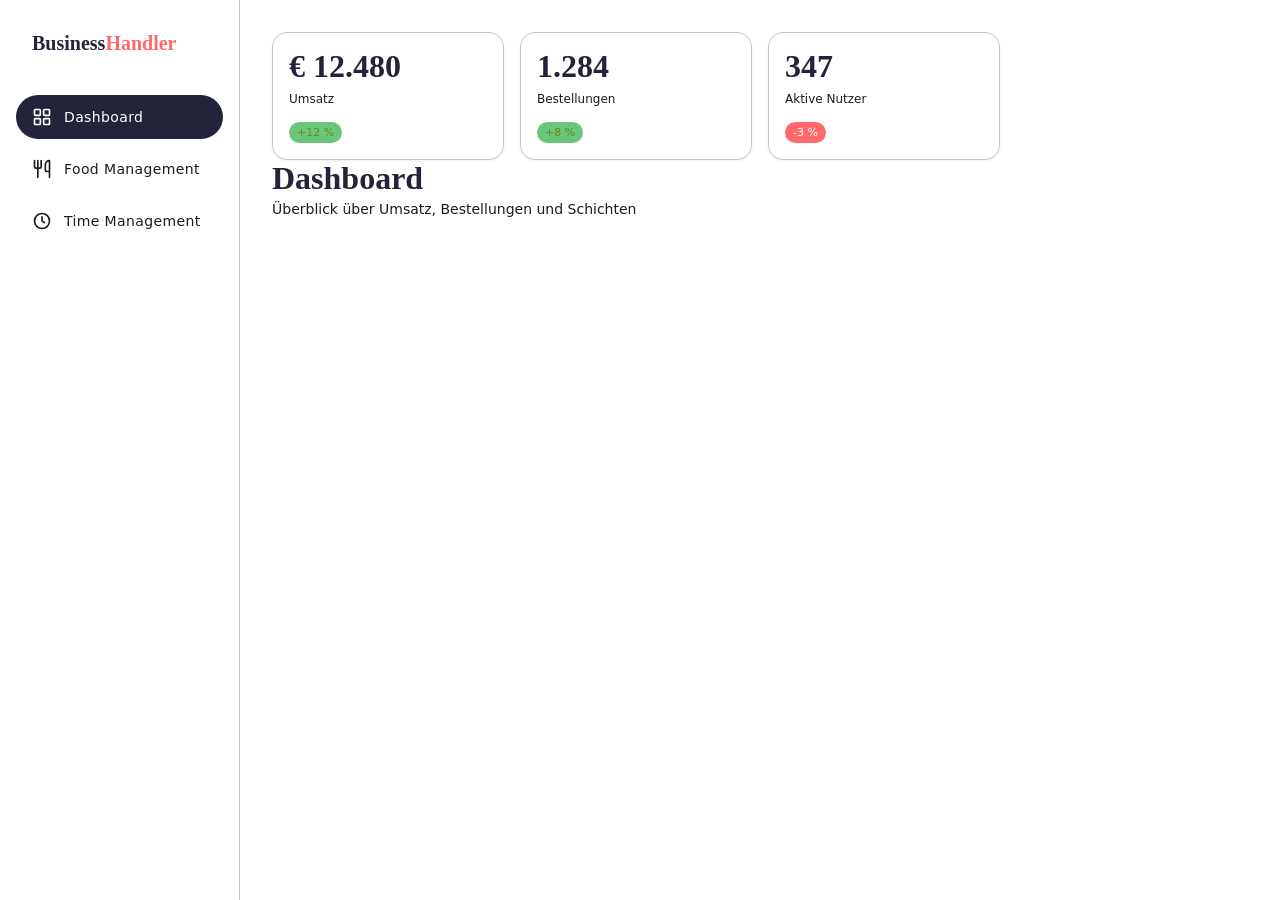
<file: index.html>
<!DOCTYPE html>
<html lang="de">
<head>
  <meta charset="UTF-8">
  <meta name="viewport" content="width=device-width, initial-scale=1.0">
  <title>Dashboard — BusinessHandler</title>
  <link rel="stylesheet" href="css/base.css">
  <link rel="stylesheet" href="css/dashboard.css">
</head>
<body>
  <div class="app-shell">

    <aside class="side-nav">
      <div class="brand">Business<span class="brand-accent">Handler</span></div>
      <a class="nav-item is-active" href="index.html">
        <svg width="20" height="20" viewBox="0 0 24 24" fill="none" stroke="currentColor" stroke-width="2" stroke-linecap="round" stroke-linejoin="round" aria-hidden="true"><rect x="3" y="3" width="7" height="7" rx="1"/><rect x="14" y="3" width="7" height="7" rx="1"/><rect x="3" y="14" width="7" height="7" rx="1"/><rect x="14" y="14" width="7" height="7" rx="1"/></svg>
        Dashboard
      </a>
      <a class="nav-item" href="food.html">
        <svg width="20" height="20" viewBox="0 0 24 24" fill="none" stroke="currentColor" stroke-width="2" stroke-linecap="round" stroke-linejoin="round" aria-hidden="true"><path d="M3 2v7c0 1.1.9 2 2 2h4a2 2 0 0 0 2-2V2"/><path d="M7 2v20"/><path d="M21 15V2a5 5 0 0 0-5 5v6c0 1.1.9 2 2 2h3Zm0 0v7"/></svg>
        Food Management
      </a>
      <a class="nav-item" href="time.html">
        <svg width="20" height="20" viewBox="0 0 24 24" fill="none" stroke="currentColor" stroke-width="2" stroke-linecap="round" stroke-linejoin="round" aria-hidden="true"><circle cx="12" cy="12" r="9"/><path d="M12 7v5l3 2"/></svg>
        Time Management
      </a>
    </aside>

    <div class="main">
      <main class="content">
        <section class="kpi-grid" id="kpi-section" aria-label="Kernkennzahlen"></section>
      </main>
    </div>

    <nav class="bottom-nav" aria-label="Navigation">
      <a class="nav-item is-active" href="index.html">
        <svg width="20" height="20" viewBox="0 0 24 24" fill="none" stroke="currentColor" stroke-width="2" stroke-linecap="round" stroke-linejoin="round" aria-hidden="true"><rect x="3" y="3" width="7" height="7" rx="1"/><rect x="14" y="3" width="7" height="7" rx="1"/><rect x="3" y="14" width="7" height="7" rx="1"/><rect x="14" y="14" width="7" height="7" rx="1"/></svg>
        Dashboard
      </a>
      <a class="nav-item" href="food.html">
        <svg width="20" height="20" viewBox="0 0 24 24" fill="none" stroke="currentColor" stroke-width="2" stroke-linecap="round" stroke-linejoin="round" aria-hidden="true"><path d="M3 2v7c0 1.1.9 2 2 2h4a2 2 0 0 0 2-2V2"/><path d="M7 2v20"/><path d="M21 15V2a5 5 0 0 0-5 5v6c0 1.1.9 2 2 2h3Zm0 0v7"/></svg>
        Food Management
      </a>
      <a class="nav-item" href="time.html">
        <svg width="20" height="20" viewBox="0 0 24 24" fill="none" stroke="currentColor" stroke-width="2" stroke-linecap="round" stroke-linejoin="round" aria-hidden="true"><circle cx="12" cy="12" r="9"/><path d="M12 7v5l3 2"/></svg>
        Time Management
      </a>
    </nav>

  </div>

  <script src="js/dashboard.js"></script>
</body>
</html>
</file>
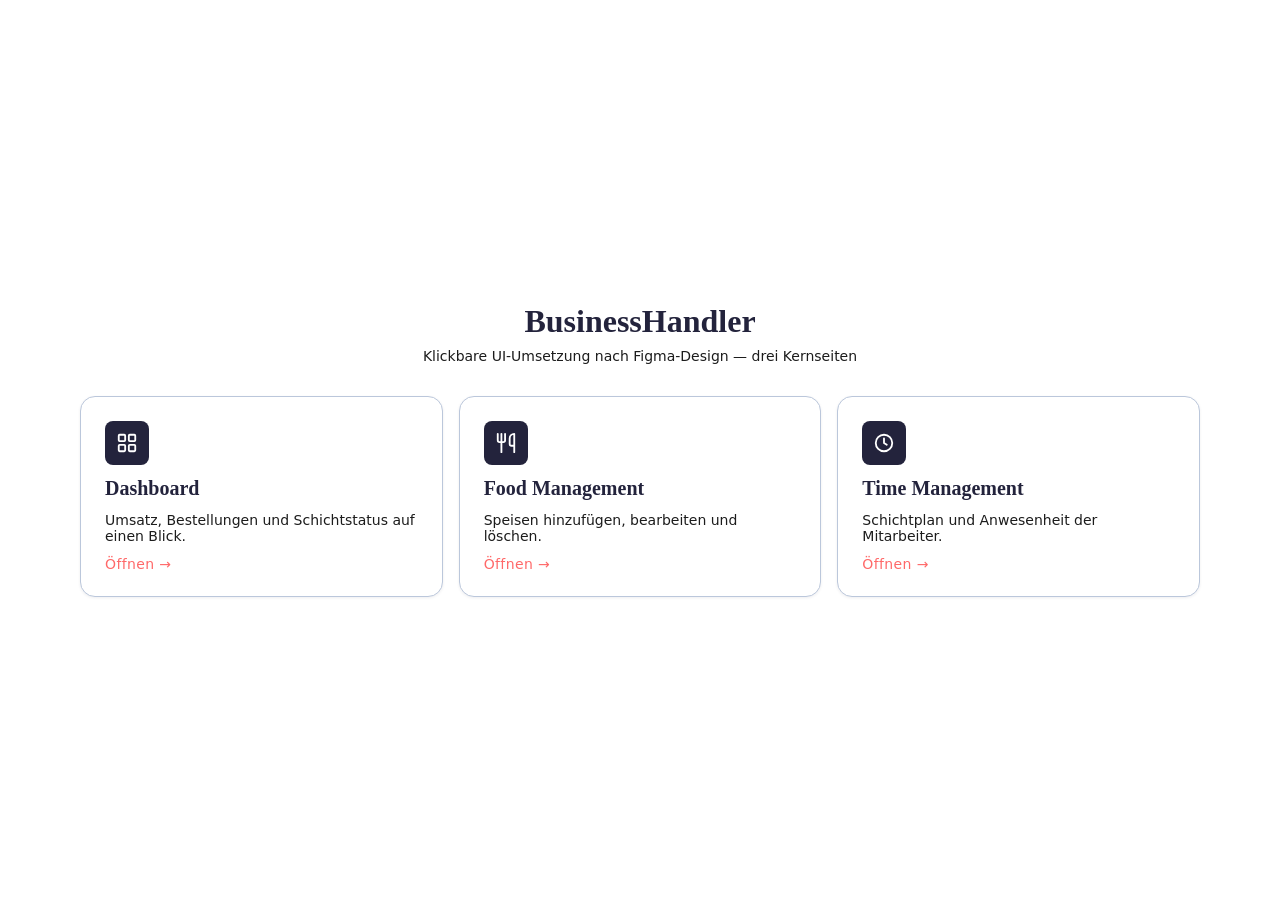
<file: design/mockups/index.html>
<!DOCTYPE html>
<html lang="de">
<head>
  <meta charset="UTF-8">
  <meta name="viewport" content="width=device-width, initial-scale=1.0">
  <title>BusinessHandler — UI-Mockups</title>
  <link rel="stylesheet" href="styles.css">
</head>
<body>
  <main class="launcher" data-od-id="launcher">
    <header class="launcher-header" data-od-id="launcher-header">
      <h1 class="launcher-title">BusinessHandler</h1>
      <p class="launcher-subtitle">Klickbare UI-Umsetzung nach Figma-Design — drei Kernseiten</p>
    </header>

    <nav class="screen-grid" aria-label="Screens">
      <a class="screen-card" href="dashboard.html" data-od-id="screen-card-dashboard">
        <span class="screen-icon" aria-hidden="true">
          <svg width="22" height="22" viewBox="0 0 24 24" fill="none" stroke="currentColor" stroke-width="2" stroke-linecap="round" stroke-linejoin="round"><rect x="3" y="3" width="7" height="7" rx="1"/><rect x="14" y="3" width="7" height="7" rx="1"/><rect x="3" y="14" width="7" height="7" rx="1"/><rect x="14" y="14" width="7" height="7" rx="1"/></svg>
        </span>
        <span class="screen-title">Dashboard</span>
        <span class="screen-desc">Umsatz, Bestellungen und Schichtstatus auf einen Blick.</span>
        <span class="screen-link">Öffnen →</span>
      </a>

      <a class="screen-card" href="food-management.html" data-od-id="screen-card-food">
        <span class="screen-icon" aria-hidden="true">
          <svg width="22" height="22" viewBox="0 0 24 24" fill="none" stroke="currentColor" stroke-width="2" stroke-linecap="round" stroke-linejoin="round"><path d="M3 2v7c0 1.1.9 2 2 2h4a2 2 0 0 0 2-2V2"/><path d="M7 2v20"/><path d="M21 15V2a5 5 0 0 0-5 5v6c0 1.1.9 2 2 2h3Zm0 0v7"/></svg>
        </span>
        <span class="screen-title">Food Management</span>
        <span class="screen-desc">Speisen hinzufügen, bearbeiten und löschen.</span>
        <span class="screen-link">Öffnen →</span>
      </a>

      <a class="screen-card" href="time-management.html" data-od-id="screen-card-time">
        <span class="screen-icon" aria-hidden="true">
          <svg width="22" height="22" viewBox="0 0 24 24" fill="none" stroke="currentColor" stroke-width="2" stroke-linecap="round" stroke-linejoin="round"><circle cx="12" cy="12" r="9"/><path d="M12 7v5l3 2"/></svg>
        </span>
        <span class="screen-title">Time Management</span>
        <span class="screen-desc">Schichtplan und Anwesenheit der Mitarbeiter.</span>
        <span class="screen-link">Öffnen →</span>
      </a>
    </nav>
  </main>
</body>
</html>
</file>
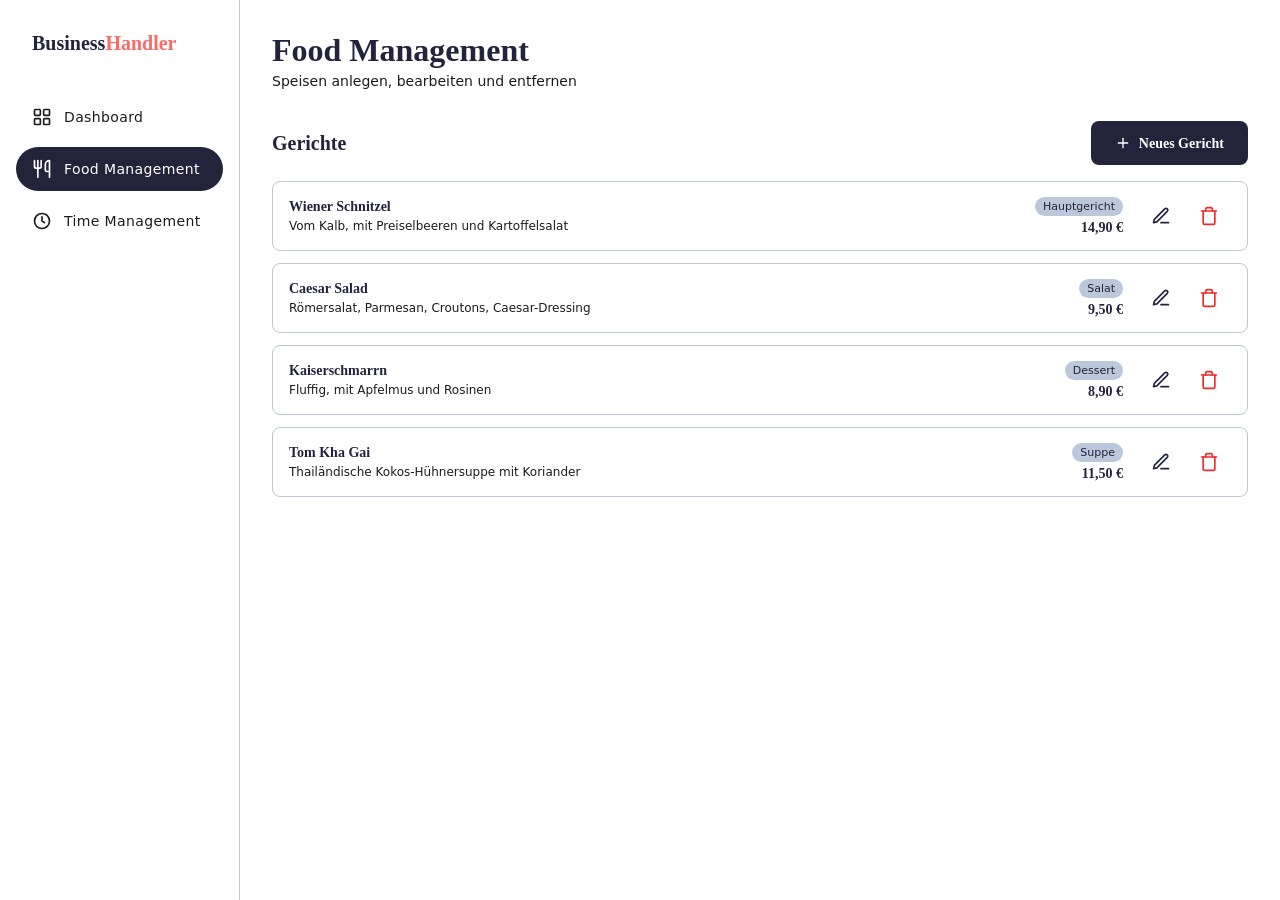
<file: food.html>
<!DOCTYPE html>
<html lang="de">
<head>
  <meta charset="UTF-8">
  <meta name="viewport" content="width=device-width, initial-scale=1.0">
  <title>Food Management — BusinessHandler</title>
  <link rel="stylesheet" href="css/base.css">
  <link rel="stylesheet" href="css/food.css">
</head>
<body>
  <div class="app-shell">

    <aside class="side-nav">
      <div class="brand">Business<span class="brand-accent">Handler</span></div>
      <a class="nav-item" href="index.html">
        <svg width="20" height="20" viewBox="0 0 24 24" fill="none" stroke="currentColor" stroke-width="2" stroke-linecap="round" stroke-linejoin="round" aria-hidden="true"><rect x="3" y="3" width="7" height="7" rx="1"/><rect x="14" y="3" width="7" height="7" rx="1"/><rect x="3" y="14" width="7" height="7" rx="1"/><rect x="14" y="14" width="7" height="7" rx="1"/></svg>
        Dashboard
      </a>
      <a class="nav-item is-active" href="food.html">
        <svg width="20" height="20" viewBox="0 0 24 24" fill="none" stroke="currentColor" stroke-width="2" stroke-linecap="round" stroke-linejoin="round" aria-hidden="true"><path d="M3 2v7c0 1.1.9 2 2 2h4a2 2 0 0 0 2-2V2"/><path d="M7 2v20"/><path d="M21 15V2a5 5 0 0 0-5 5v6c0 1.1.9 2 2 2h3Zm0 0v7"/></svg>
        Food Management
      </a>
      <a class="nav-item" href="time.html">
        <svg width="20" height="20" viewBox="0 0 24 24" fill="none" stroke="currentColor" stroke-width="2" stroke-linecap="round" stroke-linejoin="round" aria-hidden="true"><circle cx="12" cy="12" r="9"/><path d="M12 7v5l3 2"/></svg>
        Time Management
      </a>
    </aside>

    <div class="main">
      <main class="content">
        <section class="food-panel" aria-label="Gerichteliste">
          <div class="food-toolbar">
            <h2 class="food-section-title">Gerichte</h2>
            <button type="button" class="btn btn-primary" id="add-food-btn">
              <svg width="16" height="16" viewBox="0 0 24 24" fill="none" stroke="currentColor" stroke-width="2" stroke-linecap="round" stroke-linejoin="round" aria-hidden="true"><path d="M12 5v14"/><path d="M5 12h14"/></svg>
              Neues Gericht
            </button>
          </div>
          <ul class="food-list" id="food-list"></ul>
          <p class="food-empty" id="food-empty" hidden>Noch keine Gerichte angelegt.</p>
        </section>
      </main>
    </div>

    <nav class="bottom-nav" aria-label="Navigation">
      <a class="nav-item" href="index.html">
        <svg width="20" height="20" viewBox="0 0 24 24" fill="none" stroke="currentColor" stroke-width="2" stroke-linecap="round" stroke-linejoin="round" aria-hidden="true"><rect x="3" y="3" width="7" height="7" rx="1"/><rect x="14" y="3" width="7" height="7" rx="1"/><rect x="3" y="14" width="7" height="7" rx="1"/><rect x="14" y="14" width="7" height="7" rx="1"/></svg>
        Dashboard
      </a>
      <a class="nav-item is-active" href="food.html">
        <svg width="20" height="20" viewBox="0 0 24 24" fill="none" stroke="currentColor" stroke-width="2" stroke-linecap="round" stroke-linejoin="round" aria-hidden="true"><path d="M3 2v7c0 1.1.9 2 2 2h4a2 2 0 0 0 2-2V2"/><path d="M7 2v20"/><path d="M21 15V2a5 5 0 0 0-5 5v6c0 1.1.9 2 2 2h3Zm0 0v7"/></svg>
        Food Management
      </a>
      <a class="nav-item" href="time.html">
        <svg width="20" height="20" viewBox="0 0 24 24" fill="none" stroke="currentColor" stroke-width="2" stroke-linecap="round" stroke-linejoin="round" aria-hidden="true"><circle cx="12" cy="12" r="9"/><path d="M12 7v5l3 2"/></svg>
        Time Management
      </a>
    </nav>

    <div class="modal-overlay" id="food-modal" hidden>
      <div class="modal" role="dialog" aria-modal="true" aria-labelledby="food-modal-title">
        <h2 class="modal-title" id="food-modal-title">Neues Gericht</h2>
        <form id="food-form" novalidate>
          <input type="hidden" id="food-id">
          <div class="field">
            <label class="field-label" for="food-name">Name</label>
            <input class="input" id="food-name" type="text" required autocomplete="off">
          </div>
          <div class="field">
            <label class="field-label" for="food-price">Preis (€)</label>
            <input class="input" id="food-price" type="number" step="0.10" min="0" required inputmode="decimal">
          </div>
          <div class="field">
            <label class="field-label" for="food-category">Kategorie</label>
            <input class="input" id="food-category" type="text" required autocomplete="off">
          </div>
          <div class="field">
            <label class="field-label" for="food-description">Beschreibung</label>
            <textarea class="input" id="food-description" rows="3"></textarea>
          </div>
          <div class="modal-actions">
            <button type="button" class="btn btn-ghost" id="cancel-food-btn">Abbrechen</button>
            <button type="submit" class="btn btn-primary" id="save-food-btn">Speichern</button>
          </div>
        </form>
      </div>
    </div>

  </div>

  <script src="js/food.js"></script>
</body>
</html>
</file>
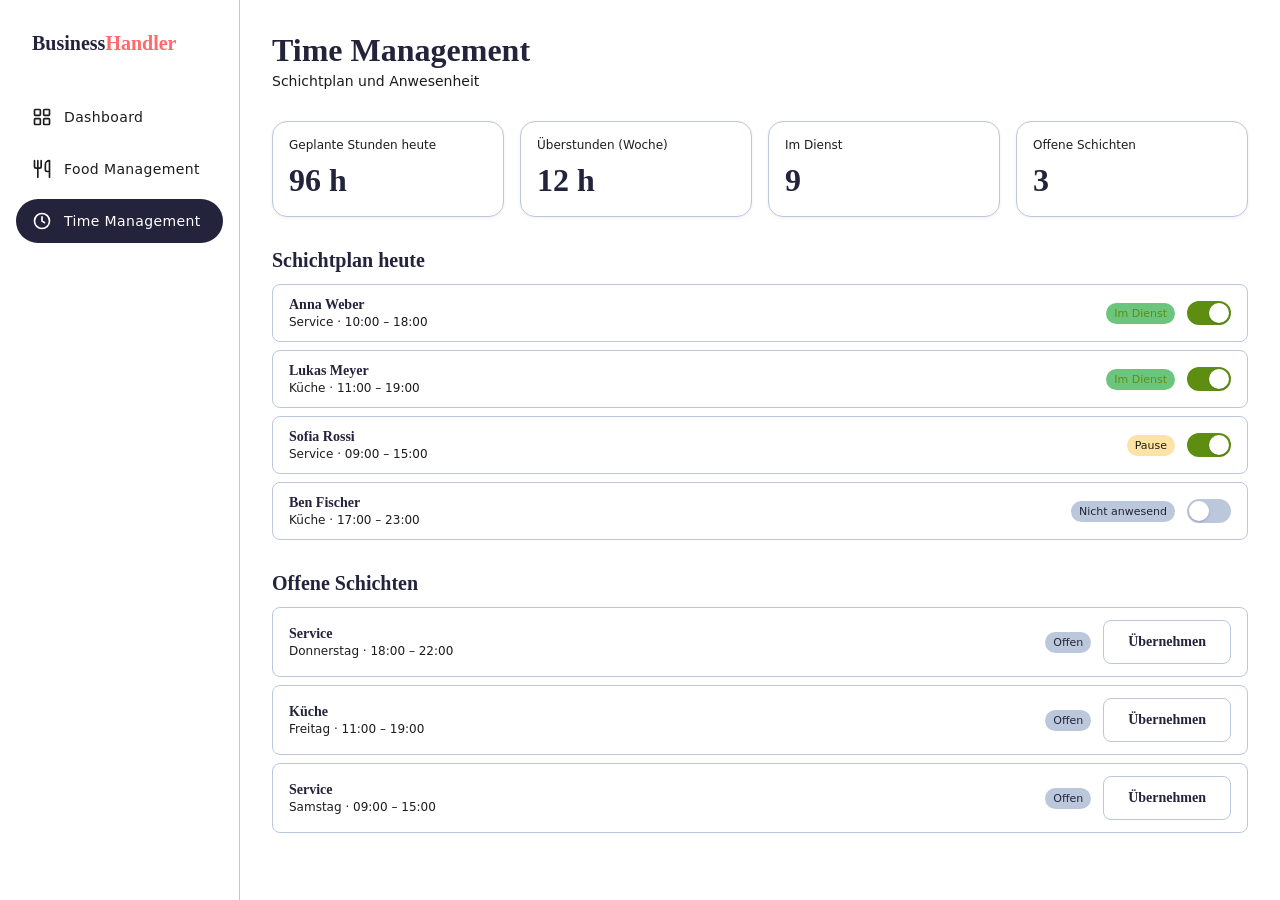
<file: time.html>
<!DOCTYPE html>
<html lang="de">
<head>
  <meta charset="UTF-8">
  <meta name="viewport" content="width=device-width, initial-scale=1.0">
  <title>Time Management — BusinessHandler</title>
  <link rel="stylesheet" href="css/base.css">
  <link rel="stylesheet" href="css/time.css">
</head>
<body>
  <div class="app-shell">

    <aside class="side-nav">
      <div class="brand">Business<span class="brand-accent">Handler</span></div>
      <a class="nav-item" href="index.html">
        <svg width="20" height="20" viewBox="0 0 24 24" fill="none" stroke="currentColor" stroke-width="2" stroke-linecap="round" stroke-linejoin="round" aria-hidden="true"><rect x="3" y="3" width="7" height="7" rx="1"/><rect x="14" y="3" width="7" height="7" rx="1"/><rect x="3" y="14" width="7" height="7" rx="1"/><rect x="14" y="14" width="7" height="7" rx="1"/></svg>
        Dashboard
      </a>
      <a class="nav-item" href="food.html">
        <svg width="20" height="20" viewBox="0 0 24 24" fill="none" stroke="currentColor" stroke-width="2" stroke-linecap="round" stroke-linejoin="round" aria-hidden="true"><path d="M3 2v7c0 1.1.9 2 2 2h4a2 2 0 0 0 2-2V2"/><path d="M7 2v20"/><path d="M21 15V2a5 5 0 0 0-5 5v6c0 1.1.9 2 2 2h3Zm0 0v7"/></svg>
        Food Management
      </a>
      <a class="nav-item is-active" href="time.html">
        <svg width="20" height="20" viewBox="0 0 24 24" fill="none" stroke="currentColor" stroke-width="2" stroke-linecap="round" stroke-linejoin="round" aria-hidden="true"><circle cx="12" cy="12" r="9"/><path d="M12 7v5l3 2"/></svg>
        Time Management
      </a>
    </aside>

    <div class="main">
      <main class="content">
        <div id="time-content"></div>
      </main>
    </div>

    <nav class="bottom-nav" aria-label="Navigation">
      <a class="nav-item" href="index.html">
        <svg width="20" height="20" viewBox="0 0 24 24" fill="none" stroke="currentColor" stroke-width="2" stroke-linecap="round" stroke-linejoin="round" aria-hidden="true"><rect x="3" y="3" width="7" height="7" rx="1"/><rect x="14" y="3" width="7" height="7" rx="1"/><rect x="3" y="14" width="7" height="7" rx="1"/><rect x="14" y="14" width="7" height="7" rx="1"/></svg>
        Dashboard
      </a>
      <a class="nav-item" href="food.html">
        <svg width="20" height="20" viewBox="0 0 24 24" fill="none" stroke="currentColor" stroke-width="2" stroke-linecap="round" stroke-linejoin="round" aria-hidden="true"><path d="M3 2v7c0 1.1.9 2 2 2h4a2 2 0 0 0 2-2V2"/><path d="M7 2v20"/><path d="M21 15V2a5 5 0 0 0-5 5v6c0 1.1.9 2 2 2h3Zm0 0v7"/></svg>
        Food Management
      </a>
      <a class="nav-item is-active" href="time.html">
        <svg width="20" height="20" viewBox="0 0 24 24" fill="none" stroke="currentColor" stroke-width="2" stroke-linecap="round" stroke-linejoin="round" aria-hidden="true"><circle cx="12" cy="12" r="9"/><path d="M12 7v5l3 2"/></svg>
        Time Management
      </a>
    </nav>

  </div>

  <script src="js/time.js"></script>
</body>
</html>
</file>
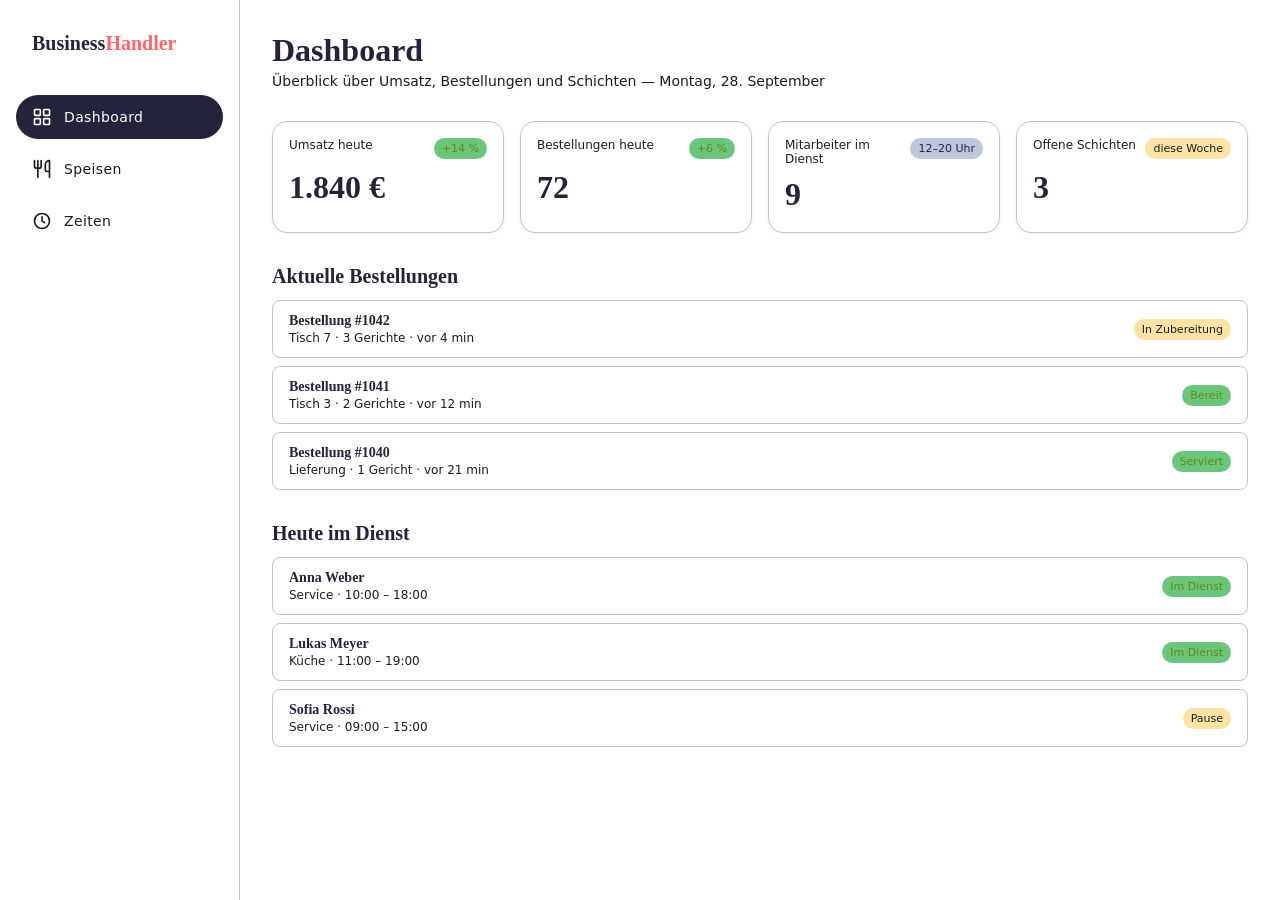
<file: design/mockups/dashboard.html>
<!DOCTYPE html>
<html lang="de">
<head>
  <meta charset="UTF-8">
  <meta name="viewport" content="width=device-width, initial-scale=1.0">
  <title>Dashboard — BusinessHandler</title>
  <link rel="stylesheet" href="styles.css">
</head>
<body>
  <div class="app-shell">

    <aside class="side-nav" data-od-id="side-nav">
      <div class="brand">Business<span class="brand-accent">Handler</span></div>
      <a class="nav-item active" href="dashboard.html" data-od-id="nav-dashboard">
        <svg width="20" height="20" viewBox="0 0 24 24" fill="none" stroke="currentColor" stroke-width="2" stroke-linecap="round" stroke-linejoin="round"><rect x="3" y="3" width="7" height="7" rx="1"/><rect x="14" y="3" width="7" height="7" rx="1"/><rect x="3" y="14" width="7" height="7" rx="1"/><rect x="14" y="14" width="7" height="7" rx="1"/></svg>
        Dashboard
      </a>
      <a class="nav-item" href="food-management.html" data-od-id="nav-food">
        <svg width="20" height="20" viewBox="0 0 24 24" fill="none" stroke="currentColor" stroke-width="2" stroke-linecap="round" stroke-linejoin="round"><path d="M3 2v7c0 1.1.9 2 2 2h4a2 2 0 0 0 2-2V2"/><path d="M7 2v20"/><path d="M21 15V2a5 5 0 0 0-5 5v6c0 1.1.9 2 2 2h3Zm0 0v7"/></svg>
        Speisen
      </a>
      <a class="nav-item" href="time-management.html" data-od-id="nav-time">
        <svg width="20" height="20" viewBox="0 0 24 24" fill="none" stroke="currentColor" stroke-width="2" stroke-linecap="round" stroke-linejoin="round"><circle cx="12" cy="12" r="9"/><path d="M12 7v5l3 2"/></svg>
        Zeiten
      </a>
    </aside>

    <div class="main">
      <main class="content" data-od-id="dashboard-main">

        <header class="page-header" data-od-id="dashboard-header">
          <h1 class="page-title">Dashboard</h1>
          <p class="page-subtitle">Überblick über Umsatz, Bestellungen und Schichten — Montag, 28. September</p>
        </header>

        <section class="section" data-od-id="dashboard-kpis">
          <div class="kpi-grid">
            <article class="card kpi" data-od-id="kpi-revenue">
              <div class="kpi-head">
                <span class="kpi-label">Umsatz heute</span>
                <span class="badge badge-success">+14 %</span>
              </div>
              <p class="kpi-value">1.840 €</p>
            </article>
            <article class="card kpi" data-od-id="kpi-orders">
              <div class="kpi-head">
                <span class="kpi-label">Bestellungen heute</span>
                <span class="badge badge-success">+6 %</span>
              </div>
              <p class="kpi-value">72</p>
            </article>
            <article class="card kpi" data-od-id="kpi-staff">
              <div class="kpi-head">
                <span class="kpi-label">Mitarbeiter im Dienst</span>
                <span class="badge badge-neutral">12–20 Uhr</span>
              </div>
              <p class="kpi-value">9</p>
            </article>
            <article class="card kpi" data-od-id="kpi-open-shifts">
              <div class="kpi-head">
                <span class="kpi-label">Offene Schichten</span>
                <span class="badge badge-warning">diese Woche</span>
              </div>
              <p class="kpi-value">3</p>
            </article>
          </div>
        </section>

        <section class="section" data-od-id="dashboard-orders">
          <h2 class="section-title">Aktuelle Bestellungen</h2>
          <div class="list">
            <div class="list-row" data-od-id="order-1042">
              <div class="list-info">
                <p class="list-title">Bestellung #1042</p>
                <p class="list-subtitle">Tisch 7 · 3 Gerichte · vor 4 min</p>
              </div>
              <span class="badge badge-warning">In Zubereitung</span>
            </div>
            <div class="list-row" data-od-id="order-1041">
              <div class="list-info">
                <p class="list-title">Bestellung #1041</p>
                <p class="list-subtitle">Tisch 3 · 2 Gerichte · vor 12 min</p>
              </div>
              <span class="badge badge-success">Bereit</span>
            </div>
            <div class="list-row" data-od-id="order-1040">
              <div class="list-info">
                <p class="list-title">Bestellung #1040</p>
                <p class="list-subtitle">Lieferung · 1 Gericht · vor 21 min</p>
              </div>
              <span class="badge badge-success">Serviert</span>
            </div>
          </div>
        </section>

        <section class="section" data-od-id="dashboard-shift">
          <h2 class="section-title">Heute im Dienst</h2>
          <div class="list">
            <div class="list-row" data-od-id="staff-anna">
              <div class="list-info">
                <p class="list-title">Anna Weber</p>
                <p class="list-subtitle">Service · 10:00 – 18:00</p>
              </div>
              <span class="badge badge-success">Im Dienst</span>
            </div>
            <div class="list-row" data-od-id="staff-lukas">
              <div class="list-info">
                <p class="list-title">Lukas Meyer</p>
                <p class="list-subtitle">Küche · 11:00 – 19:00</p>
              </div>
              <span class="badge badge-success">Im Dienst</span>
            </div>
            <div class="list-row" data-od-id="staff-sofia">
              <div class="list-info">
                <p class="list-title">Sofia Rossi</p>
                <p class="list-subtitle">Service · 09:00 – 15:00</p>
              </div>
              <span class="badge badge-warning">Pause</span>
            </div>
          </div>
        </section>

      </main>
    </div>

    <nav class="bottom-nav" data-od-id="bottom-nav">
      <a class="nav-item active" href="dashboard.html" data-od-id="mnav-dashboard">
        <svg width="20" height="20" viewBox="0 0 24 24" fill="none" stroke="currentColor" stroke-width="2" stroke-linecap="round" stroke-linejoin="round"><rect x="3" y="3" width="7" height="7" rx="1"/><rect x="14" y="3" width="7" height="7" rx="1"/><rect x="3" y="14" width="7" height="7" rx="1"/><rect x="14" y="14" width="7" height="7" rx="1"/></svg>
        Dashboard
      </a>
      <a class="nav-item" href="food-management.html" data-od-id="mnav-food">
        <svg width="20" height="20" viewBox="0 0 24 24" fill="none" stroke="currentColor" stroke-width="2" stroke-linecap="round" stroke-linejoin="round"><path d="M3 2v7c0 1.1.9 2 2 2h4a2 2 0 0 0 2-2V2"/><path d="M7 2v20"/><path d="M21 15V2a5 5 0 0 0-5 5v6c0 1.1.9 2 2 2h3Zm0 0v7"/></svg>
        Speisen
      </a>
      <a class="nav-item" href="time-management.html" data-od-id="mnav-time">
        <svg width="20" height="20" viewBox="0 0 24 24" fill="none" stroke="currentColor" stroke-width="2" stroke-linecap="round" stroke-linejoin="round"><circle cx="12" cy="12" r="9"/><path d="M12 7v5l3 2"/></svg>
        Zeiten
      </a>
    </nav>

  </div>
</body>
</html>
</file>
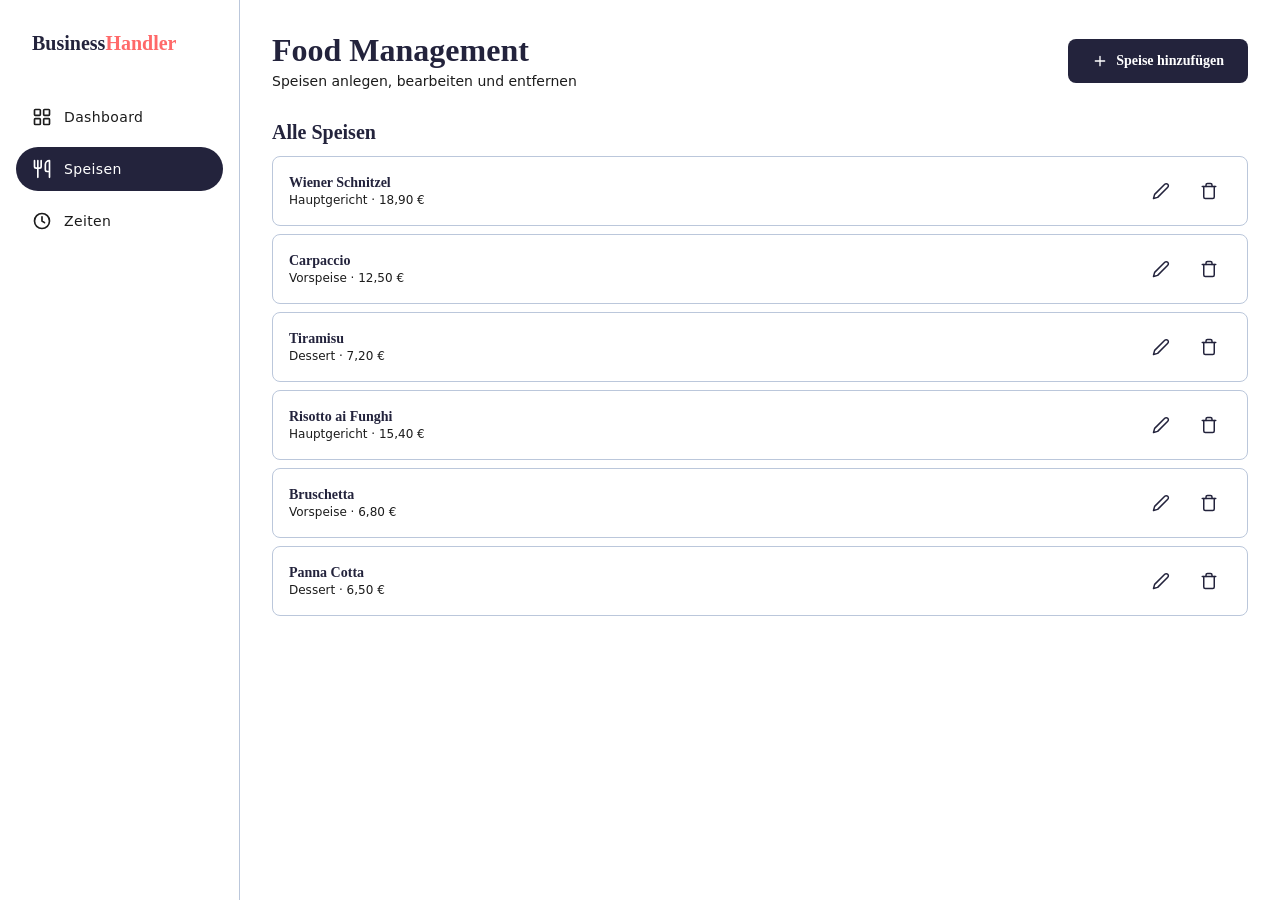
<file: design/mockups/food-management.html>
<!DOCTYPE html>
<html lang="de">
<head>
  <meta charset="UTF-8">
  <meta name="viewport" content="width=device-width, initial-scale=1.0">
  <title>Food Management — BusinessHandler</title>
  <link rel="stylesheet" href="styles.css">
</head>
<body>
  <div class="app-shell">

    <aside class="side-nav" data-od-id="side-nav">
      <div class="brand">Business<span class="brand-accent">Handler</span></div>
      <a class="nav-item" href="dashboard.html" data-od-id="nav-dashboard">
        <svg width="20" height="20" viewBox="0 0 24 24" fill="none" stroke="currentColor" stroke-width="2" stroke-linecap="round" stroke-linejoin="round"><rect x="3" y="3" width="7" height="7" rx="1"/><rect x="14" y="3" width="7" height="7" rx="1"/><rect x="3" y="14" width="7" height="7" rx="1"/><rect x="14" y="14" width="7" height="7" rx="1"/></svg>
        Dashboard
      </a>
      <a class="nav-item active" href="food-management.html" data-od-id="nav-food">
        <svg width="20" height="20" viewBox="0 0 24 24" fill="none" stroke="currentColor" stroke-width="2" stroke-linecap="round" stroke-linejoin="round"><path d="M3 2v7c0 1.1.9 2 2 2h4a2 2 0 0 0 2-2V2"/><path d="M7 2v20"/><path d="M21 15V2a5 5 0 0 0-5 5v6c0 1.1.9 2 2 2h3Zm0 0v7"/></svg>
        Speisen
      </a>
      <a class="nav-item" href="time-management.html" data-od-id="nav-time">
        <svg width="20" height="20" viewBox="0 0 24 24" fill="none" stroke="currentColor" stroke-width="2" stroke-linecap="round" stroke-linejoin="round"><circle cx="12" cy="12" r="9"/><path d="M12 7v5l3 2"/></svg>
        Zeiten
      </a>
    </aside>

    <div class="main">
      <main class="content" data-od-id="food-main">

        <header class="page-header" data-od-id="food-header">
          <div class="header-row">
            <div>
              <h1 class="page-title">Food Management</h1>
              <p class="page-subtitle">Speisen anlegen, bearbeiten und entfernen</p>
            </div>
            <button class="btn btn-primary" id="add-btn" data-od-id="food-add-btn">
              <svg width="16" height="16" viewBox="0 0 24 24" fill="none" stroke="currentColor" stroke-width="2" stroke-linecap="round" stroke-linejoin="round"><path d="M12 5v14M5 12h14"/></svg>
              Speise hinzufügen
            </button>
          </div>
        </header>

        <section class="section" data-od-id="food-list-section">
          <h2 class="section-title">Alle Speisen</h2>
          <div class="list" id="food-list" data-od-id="food-list"></div>
          <p class="empty-state" id="food-empty" hidden>Noch keine Speisen vorhanden.</p>
        </section>

      </main>
    </div>

    <nav class="bottom-nav" data-od-id="bottom-nav">
      <a class="nav-item" href="dashboard.html" data-od-id="mnav-dashboard">
        <svg width="20" height="20" viewBox="0 0 24 24" fill="none" stroke="currentColor" stroke-width="2" stroke-linecap="round" stroke-linejoin="round"><rect x="3" y="3" width="7" height="7" rx="1"/><rect x="14" y="3" width="7" height="7" rx="1"/><rect x="3" y="14" width="7" height="7" rx="1"/><rect x="14" y="14" width="7" height="7" rx="1"/></svg>
        Dashboard
      </a>
      <a class="nav-item active" href="food-management.html" data-od-id="mnav-food">
        <svg width="20" height="20" viewBox="0 0 24 24" fill="none" stroke="currentColor" stroke-width="2" stroke-linecap="round" stroke-linejoin="round"><path d="M3 2v7c0 1.1.9 2 2 2h4a2 2 0 0 0 2-2V2"/><path d="M7 2v20"/><path d="M21 15V2a5 5 0 0 0-5 5v6c0 1.1.9 2 2 2h3Zm0 0v7"/></svg>
        Speisen
      </a>
      <a class="nav-item" href="time-management.html" data-od-id="mnav-time">
        <svg width="20" height="20" viewBox="0 0 24 24" fill="none" stroke="currentColor" stroke-width="2" stroke-linecap="round" stroke-linejoin="round"><circle cx="12" cy="12" r="9"/><path d="M12 7v5l3 2"/></svg>
        Zeiten
      </a>
    </nav>

  </div>

  <div class="modal-overlay" id="dish-modal" hidden data-od-id="dish-modal">
    <div class="modal" role="dialog" aria-modal="true" aria-labelledby="dish-modal-title">
      <h2 class="modal-title" id="dish-modal-title">Speise hinzufügen</h2>
      <form id="dish-form">
        <div class="field">
          <label for="dish-name">Name</label>
          <input class="input" id="dish-name" type="text" placeholder="z. B. Wiener Schnitzel" required>
        </div>
        <div class="field">
          <label for="dish-category">Kategorie</label>
          <select class="input" id="dish-category">
            <option value="Vorspeise">Vorspeise</option>
            <option value="Hauptgericht">Hauptgericht</option>
            <option value="Dessert">Dessert</option>
            <option value="Getränk">Getränk</option>
          </select>
        </div>
        <div class="field">
          <label for="dish-price">Preis (€)</label>
          <input class="input" id="dish-price" type="number" step="0.10" min="0" placeholder="18,90" required>
        </div>
        <div class="modal-actions">
          <button type="button" class="btn btn-ghost" id="dish-cancel" data-od-id="dish-cancel">Abbrechen</button>
          <button type="submit" class="btn btn-primary" data-od-id="dish-save">Speichern</button>
        </div>
      </form>
    </div>
  </div>

  <div class="modal-overlay" id="delete-modal" hidden data-od-id="delete-modal">
    <div class="modal" role="dialog" aria-modal="true" aria-labelledby="delete-modal-title">
      <h2 class="modal-title" id="delete-modal-title">Speise löschen</h2>
      <p class="modal-text" id="delete-modal-text">Möchtest du diese Speise wirklich löschen?</p>
      <div class="modal-actions">
        <button type="button" class="btn btn-ghost" id="delete-cancel" data-od-id="delete-cancel">Abbrechen</button>
        <button type="button" class="btn btn-danger" id="delete-confirm" data-od-id="delete-confirm">Löschen</button>
      </div>
    </div>
  </div>

  <script>
    const CATEGORIES = ['Vorspeise', 'Hauptgericht', 'Dessert', 'Getränk'];

    let dishes = [
      { id: 1, name: 'Wiener Schnitzel', category: 'Hauptgericht', price: 18.90 },
      { id: 2, name: 'Carpaccio', category: 'Vorspeise', price: 12.50 },
      { id: 3, name: 'Tiramisu', category: 'Dessert', price: 7.20 },
      { id: 4, name: 'Risotto ai Funghi', category: 'Hauptgericht', price: 15.40 },
      { id: 5, name: 'Bruschetta', category: 'Vorspeise', price: 6.80 },
      { id: 6, name: 'Panna Cotta', category: 'Dessert', price: 6.50 }
    ];

    let nextId = 7;
    let editingId = null;
    let deletingId = null;

    const listEl = document.getElementById('food-list');
    const emptyEl = document.getElementById('food-empty');
    const dishModal = document.getElementById('dish-modal');
    const deleteModal = document.getElementById('delete-modal');
    const form = document.getElementById('dish-form');
    const dishModalTitle = document.getElementById('dish-modal-title');
    const nameInput = document.getElementById('dish-name');
    const categoryInput = document.getElementById('dish-category');
    const priceInput = document.getElementById('dish-price');
    const deleteText = document.getElementById('delete-modal-text');

    function formatPrice(value) {
      return value.toLocaleString('de-DE', { minimumFractionDigits: 2, maximumFractionDigits: 2 }) + ' €';
    }

    function render() {
      listEl.innerHTML = '';
      if (dishes.length === 0) {
        emptyEl.hidden = false;
        return;
      }
      emptyEl.hidden = true;
      dishes.forEach(function (dish) {
        var row = document.createElement('div');
        row.className = 'list-row';
        row.setAttribute('data-od-id', 'food-row-' + dish.id);

        var info = document.createElement('div');
        info.className = 'list-info';
        var title = document.createElement('p');
        title.className = 'list-title';
        title.textContent = dish.name;
        var sub = document.createElement('p');
        sub.className = 'list-subtitle';
        sub.textContent = dish.category + ' · ' + formatPrice(dish.price);
        info.appendChild(title);
        info.appendChild(sub);

        var actions = document.createElement('div');
        actions.className = 'list-actions';

        var editBtn = document.createElement('button');
        editBtn.className = 'icon-btn';
        editBtn.setAttribute('aria-label', 'Bearbeiten');
        editBtn.setAttribute('data-od-id', 'food-edit-' + dish.id);
        editBtn.innerHTML = '<svg width="18" height="18" viewBox="0 0 24 24" fill="none" stroke="currentColor" stroke-width="2" stroke-linecap="round" stroke-linejoin="round"><path d="M17 3a2.828 2.828 0 1 1 4 4L7.5 20.5 2 22l1.5-5.5L17 3z"/></svg>';
        editBtn.addEventListener('click', function () { openEdit(dish.id); });

        var delBtn = document.createElement('button');
        delBtn.className = 'icon-btn danger';
        delBtn.setAttribute('aria-label', 'Löschen');
        delBtn.setAttribute('data-od-id', 'food-delete-' + dish.id);
        delBtn.innerHTML = '<svg width="18" height="18" viewBox="0 0 24 24" fill="none" stroke="currentColor" stroke-width="2" stroke-linecap="round" stroke-linejoin="round"><path d="M3 6h18"/><path d="M19 6v14a2 2 0 0 1-2 2H7a2 2 0 0 1-2-2V6m3 0V4a2 2 0 0 1 2-2h4a2 2 0 0 1 2 2v2"/></svg>';
        delBtn.addEventListener('click', function () { openDelete(dish.id); });

        actions.appendChild(editBtn);
        actions.appendChild(delBtn);

        row.appendChild(info);
        row.appendChild(actions);
        listEl.appendChild(row);
      });
    }

    function openAdd() {
      editingId = null;
      dishModalTitle.textContent = 'Speise hinzufügen';
      form.reset();
      categoryInput.value = 'Hauptgericht';
      dishModal.hidden = false;
      nameInput.focus();
    }

    function openEdit(id) {
      var dish = dishes.find(function (d) { return d.id === id; });
      if (!dish) return;
      editingId = id;
      dishModalTitle.textContent = 'Speise bearbeiten';
      nameInput.value = dish.name;
      categoryInput.value = dish.category;
      priceInput.value = dish.price;
      dishModal.hidden = false;
      nameInput.focus();
    }

    function openDelete(id) {
      var dish = dishes.find(function (d) { return d.id === id; });
      if (!dish) return;
      deletingId = id;
      deleteText.textContent = 'Möchtest du „' + dish.name + '“ wirklich löschen?';
      deleteModal.hidden = false;
    }

    function closeModals() {
      dishModal.hidden = true;
      deleteModal.hidden = true;
      editingId = null;
      deletingId = null;
    }

    form.addEventListener('submit', function (e) {
      e.preventDefault();
      var name = nameInput.value.trim();
      var category = categoryInput.value;
      var price = parseFloat(priceInput.value);
      if (!name || isNaN(price)) return;

      if (editingId === null) {
        dishes.push({ id: nextId++, name: name, category: category, price: price });
      } else {
        var dish = dishes.find(function (d) { return d.id === editingId; });
        if (dish) {
          dish.name = name;
          dish.category = category;
          dish.price = price;
        }
      }
      closeModals();
      render();
    });

    document.getElementById('add-btn').addEventListener('click', openAdd);
    document.getElementById('dish-cancel').addEventListener('click', closeModals);
    document.getElementById('delete-cancel').addEventListener('click', closeModals);

    document.getElementById('delete-confirm').addEventListener('click', function () {
      if (deletingId !== null) {
        dishes = dishes.filter(function (d) { return d.id !== deletingId; });
      }
      closeModals();
      render();
    });

    dishModal.addEventListener('click', function (e) {
      if (e.target === dishModal) closeModals();
    });
    deleteModal.addEventListener('click', function (e) {
      if (e.target === deleteModal) closeModals();
    });
    document.addEventListener('keydown', function (e) {
      if (e.key === 'Escape') closeModals();
    });

    render();
  </script>
</body>
</html>
</file>
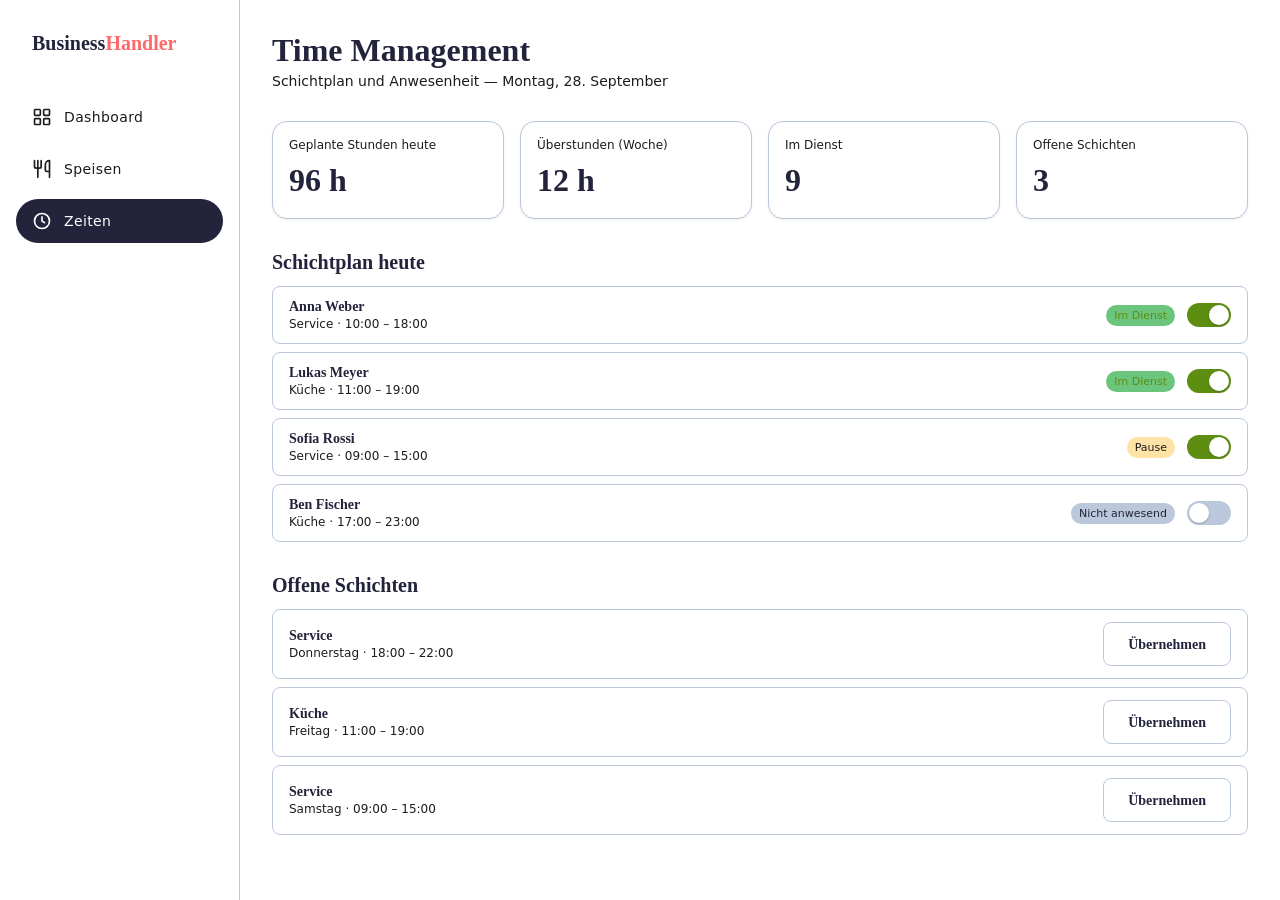
<file: design/mockups/time-management.html>
<!DOCTYPE html>
<html lang="de">
<head>
  <meta charset="UTF-8">
  <meta name="viewport" content="width=device-width, initial-scale=1.0">
  <title>Time Management — BusinessHandler</title>
  <link rel="stylesheet" href="styles.css">
</head>
<body>
  <div class="app-shell">

    <aside class="side-nav" data-od-id="side-nav">
      <div class="brand">Business<span class="brand-accent">Handler</span></div>
      <a class="nav-item" href="dashboard.html" data-od-id="nav-dashboard">
        <svg width="20" height="20" viewBox="0 0 24 24" fill="none" stroke="currentColor" stroke-width="2" stroke-linecap="round" stroke-linejoin="round"><rect x="3" y="3" width="7" height="7" rx="1"/><rect x="14" y="3" width="7" height="7" rx="1"/><rect x="3" y="14" width="7" height="7" rx="1"/><rect x="14" y="14" width="7" height="7" rx="1"/></svg>
        Dashboard
      </a>
      <a class="nav-item" href="food-management.html" data-od-id="nav-food">
        <svg width="20" height="20" viewBox="0 0 24 24" fill="none" stroke="currentColor" stroke-width="2" stroke-linecap="round" stroke-linejoin="round"><path d="M3 2v7c0 1.1.9 2 2 2h4a2 2 0 0 0 2-2V2"/><path d="M7 2v20"/><path d="M21 15V2a5 5 0 0 0-5 5v6c0 1.1.9 2 2 2h3Zm0 0v7"/></svg>
        Speisen
      </a>
      <a class="nav-item active" href="time-management.html" data-od-id="nav-time">
        <svg width="20" height="20" viewBox="0 0 24 24" fill="none" stroke="currentColor" stroke-width="2" stroke-linecap="round" stroke-linejoin="round"><circle cx="12" cy="12" r="9"/><path d="M12 7v5l3 2"/></svg>
        Zeiten
      </a>
    </aside>

    <div class="main">
      <main class="content" data-od-id="time-main">

        <header class="page-header" data-od-id="time-header">
          <h1 class="page-title">Time Management</h1>
          <p class="page-subtitle">Schichtplan und Anwesenheit — Montag, 28. September</p>
        </header>

        <section class="section" data-od-id="time-kpis">
          <div class="kpi-grid">
            <article class="card kpi" data-od-id="kpi-hours">
              <div class="kpi-head"><span class="kpi-label">Geplante Stunden heute</span></div>
              <p class="kpi-value">96 h</p>
            </article>
            <article class="card kpi" data-od-id="kpi-overtime">
              <div class="kpi-head"><span class="kpi-label">Überstunden (Woche)</span></div>
              <p class="kpi-value">12 h</p>
            </article>
            <article class="card kpi" data-od-id="kpi-on-duty">
              <div class="kpi-head"><span class="kpi-label">Im Dienst</span></div>
              <p class="kpi-value">9</p>
            </article>
            <article class="card kpi" data-od-id="kpi-open">
              <div class="kpi-head"><span class="kpi-label">Offene Schichten</span></div>
              <p class="kpi-value">3</p>
            </article>
          </div>
        </section>

        <section class="section" data-od-id="time-shifts">
          <h2 class="section-title">Schichtplan heute</h2>
          <div class="list" id="shift-list">
            <div class="list-row" data-od-id="shift-anna">
              <div class="list-info">
                <p class="list-title">Anna Weber</p>
                <p class="list-subtitle">Service · 10:00 – 18:00</p>
              </div>
              <span class="badge badge-success" data-od-id="badge-anna">Im Dienst</span>
              <button class="toggle" role="switch" aria-checked="true" aria-label="Anwesenheit Anna Weber" data-od-id="toggle-anna"></button>
            </div>
            <div class="list-row" data-od-id="shift-lukas">
              <div class="list-info">
                <p class="list-title">Lukas Meyer</p>
                <p class="list-subtitle">Küche · 11:00 – 19:00</p>
              </div>
              <span class="badge badge-success" data-od-id="badge-lukas">Im Dienst</span>
              <button class="toggle" role="switch" aria-checked="true" aria-label="Anwesenheit Lukas Meyer" data-od-id="toggle-lukas"></button>
            </div>
            <div class="list-row" data-od-id="shift-sofia">
              <div class="list-info">
                <p class="list-title">Sofia Rossi</p>
                <p class="list-subtitle">Service · 09:00 – 15:00</p>
              </div>
              <span class="badge badge-warning" data-od-id="badge-sofia">Pause</span>
              <button class="toggle" role="switch" aria-checked="true" aria-label="Anwesenheit Sofia Rossi" data-od-id="toggle-sofia"></button>
            </div>
            <div class="list-row" data-od-id="shift-ben">
              <div class="list-info">
                <p class="list-title">Ben Fischer</p>
                <p class="list-subtitle">Küche · 17:00 – 23:00</p>
              </div>
              <span class="badge badge-neutral" data-od-id="badge-ben">Nicht anwesend</span>
              <button class="toggle" role="switch" aria-checked="false" aria-label="Anwesenheit Ben Fischer" data-od-id="toggle-ben"></button>
            </div>
          </div>
        </section>

        <section class="section" data-od-id="time-open-shifts">
          <h2 class="section-title">Offene Schichten</h2>
          <div class="list">
            <div class="list-row" data-od-id="open-1">
              <div class="list-info">
                <p class="list-title">Service</p>
                <p class="list-subtitle">Donnerstag · 18:00 – 22:00</p>
              </div>
              <button class="btn btn-ghost" data-od-id="open-1-take">Übernehmen</button>
            </div>
            <div class="list-row" data-od-id="open-2">
              <div class="list-info">
                <p class="list-title">Küche</p>
                <p class="list-subtitle">Freitag · 11:00 – 19:00</p>
              </div>
              <button class="btn btn-ghost" data-od-id="open-2-take">Übernehmen</button>
            </div>
            <div class="list-row" data-od-id="open-3">
              <div class="list-info">
                <p class="list-title">Service</p>
                <p class="list-subtitle">Samstag · 09:00 – 15:00</p>
              </div>
              <button class="btn btn-ghost" data-od-id="open-3-take">Übernehmen</button>
            </div>
          </div>
        </section>

      </main>
    </div>

    <nav class="bottom-nav" data-od-id="bottom-nav">
      <a class="nav-item" href="dashboard.html" data-od-id="mnav-dashboard">
        <svg width="20" height="20" viewBox="0 0 24 24" fill="none" stroke="currentColor" stroke-width="2" stroke-linecap="round" stroke-linejoin="round"><rect x="3" y="3" width="7" height="7" rx="1"/><rect x="14" y="3" width="7" height="7" rx="1"/><rect x="3" y="14" width="7" height="7" rx="1"/><rect x="14" y="14" width="7" height="7" rx="1"/></svg>
        Dashboard
      </a>
      <a class="nav-item" href="food-management.html" data-od-id="mnav-food">
        <svg width="20" height="20" viewBox="0 0 24 24" fill="none" stroke="currentColor" stroke-width="2" stroke-linecap="round" stroke-linejoin="round"><path d="M3 2v7c0 1.1.9 2 2 2h4a2 2 0 0 0 2-2V2"/><path d="M7 2v20"/><path d="M21 15V2a5 5 0 0 0-5 5v6c0 1.1.9 2 2 2h3Zm0 0v7"/></svg>
        Speisen
      </a>
      <a class="nav-item active" href="time-management.html" data-od-id="mnav-time">
        <svg width="20" height="20" viewBox="0 0 24 24" fill="none" stroke="currentColor" stroke-width="2" stroke-linecap="round" stroke-linejoin="round"><circle cx="12" cy="12" r="9"/><path d="M12 7v5l3 2"/></svg>
        Zeiten
      </a>
    </nav>

  </div>

  <script>
    document.querySelectorAll('.toggle').forEach(function (toggle) {
      toggle.addEventListener('click', function () {
        var checked = toggle.getAttribute('aria-checked') === 'true';
        toggle.setAttribute('aria-checked', checked ? 'false' : 'true');
      });
    });
  </script>
</body>
</html>
</file>
<file: css/base.css>
/* =====================================================================
   base.css — Design-Tokens, Reset, Grundlayout und responsive Navigation
   Quelle der Werte: DESIGN.md (Figma „businesshandler")
   ===================================================================== */

/* ---------- Design-Tokens (für alle Seiten bindend) ---------- */
:root {
  /* Farben */
  --color-bg: #FFFFFF;
  --color-surface: #FFFFFF;
  --color-text: #23233C;
  --color-fg: #23233C;
  --color-black: #000000;
  --color-accent: #FF6969;
  --color-border: #BBC7DB;
  --color-muted: #1C1C1C;
  --color-muted_light: #BBC7DB;
  --color-danger: #ED2B2B;
  --color-danger_strong: #FF4343;
  --color-success: #5E8E11;
  --color-success_hover: #71AA21;
  --color-success_light: #6CC57C;
  --color-warning: #FFC648;
  --color-warning_light: #FFE3A6;
  --color-navy: #153E73;
  --color-dark: #192534;
  --color-ink: #2F2E41;

  /* Schrift */
  --font-family: Inter, system-ui, -apple-system, 'Segoe UI', Roboto, sans-serif;
  --font-family-heading: Aleo, Georgia, 'Times New Roman', serif;
  --font-family-label: Poppins, Inter, system-ui, sans-serif;
  --font-weight-heading: 700;
  --font-weight-body: 400;
  --label-tracking: 0.38px;

  --font-size-9: 9px;
  --font-size-11: 11px;
  --font-size-12: 12px;
  --font-size-14: 14px;
  --font-size-15: 15px;
  --font-size-16: 16px;
  --font-size-20: 20px;
  --font-size-24: 24px;
  --font-size-32: 32px;

  /* Abstände */
  --space-0: 4px;
  --space-1: 8px;
  --space-2: 12px;
  --space-3: 16px;
  --space-4: 24px;
  --space-5: 32px;
  --space-6: 40px;

  /* Radien */
  --radius-sm: 5px;
  --radius-md: 8px;
  --radius-lg: 10px;
  --radius-xl: 14px;
  --radius-card: 15px;
  --radius-pill: 999px;
}

/* ---------- Reset ---------- */
* {
  box-sizing: border-box;
}

html,
body {
  margin: 0;
  padding: 0;
}

body {
  font-family: var(--font-family);
  font-size: var(--font-size-14);
  font-weight: var(--font-weight-body);
  color: var(--color-text);
  background: var(--color-bg);
  -webkit-font-smoothing: antialiased;
  overflow-x: hidden;
}

h1,
h2,
h3 {
  margin: 0;
  font-family: var(--font-family-heading);
}

p {
  margin: 0;
}

a {
  color: inherit;
  text-decoration: none;
}

img,
svg {
  max-width: 100%;
}

/* ---------- App-Shell / Grundlayout ---------- */
.app-shell {
  display: flex;
  min-height: 100vh;
}

.main {
  flex: 1;
  min-width: 0;
}

.content {
  max-width: 1120px;
  margin: 0 auto;
  padding: var(--space-3);
  padding-bottom: 96px;
}

@media (min-width: 768px) {
  .content {
    padding: var(--space-5);
    padding-bottom: var(--space-5);
  }
}

/* ---------- Seiten-Navigation (Desktop >=768px) ---------- */
.side-nav {
  display: none;
}

@media (min-width: 768px) {
  .side-nav {
    display: flex;
    flex-direction: column;
    width: 240px;
    flex-shrink: 0;
    background: var(--color-surface);
    border-right: 1px solid var(--color-border);
    position: sticky;
    top: 0;
    height: 100vh;
    padding: var(--space-4) var(--space-3);
    gap: var(--space-1);
  }
}

.brand {
  font-family: var(--font-family-heading);
  font-size: var(--font-size-20);
  font-weight: var(--font-weight-heading);
  color: var(--color-text);
  padding: var(--space-1) var(--space-3) var(--space-4);
  margin-bottom: var(--space-1);
}

.brand .brand-accent {
  color: var(--color-accent);
}

.nav-item {
  display: flex;
  align-items: center;
  gap: var(--space-2);
  padding: var(--space-2) var(--space-3);
  min-height: 44px;
  border-radius: var(--radius-pill);
  color: var(--color-muted);
  font-family: var(--font-family-label);
  font-size: var(--font-size-14);
  font-weight: var(--font-weight-body);
  letter-spacing: var(--label-tracking);
}

.nav-item:hover:not(.is-active) {
  background: rgba(35, 35, 60, 0.05);
}

.nav-item.is-active {
  background: var(--color-text);
  color: #FFFFFF;
}

.nav-item svg {
  flex-shrink: 0;
}

/* ---------- Bottom-Navigation (mobil <768px) ---------- */
.bottom-nav {
  position: fixed;
  bottom: 0;
  left: 0;
  right: 0;
  background: #FFFFFF;
  border-top: 1px solid var(--color-border);
  height: 64px;
  display: flex;
  z-index: 50;
}

.bottom-nav .nav-item {
  flex: 1;
  flex-direction: column;
  justify-content: center;
  gap: var(--space-0);
  padding: 0;
  min-height: 0;
  border-radius: 0;
  position: relative;
  color: var(--color-muted);
  font-size: var(--font-size-11);
  letter-spacing: var(--label-tracking);
  text-align: center;
}

.bottom-nav .nav-item.is-active {
  background: transparent;
  color: var(--color-text);
}

.bottom-nav .nav-item.is-active::before {
  content: '';
  position: absolute;
  top: 0;
  left: 0;
  right: 0;
  height: 3px;
  background: var(--color-accent);
}

@media (min-width: 768px) {
  .bottom-nav {
    display: none;
  }
}

/* ---------- Seitenkopf ---------- */
.page-header {
  margin-bottom: var(--space-4);
}

.page-title {
  font-size: var(--font-size-24);
  font-weight: var(--font-weight-heading);
  color: var(--color-text);
  margin: 0 0 var(--space-0);
}

.page-subtitle {
  font-family: var(--font-family);
  font-size: var(--font-size-14);
  font-weight: var(--font-weight-body);
  color: var(--color-muted);
}

@media (min-width: 768px) {
  .page-header {
    margin-bottom: var(--space-5);
  }

  .page-title {
    font-size: var(--font-size-32);
  }
}
</file>
<file: css/dashboard.css>
/* =====================================================================
   dashboard.css — seitenbezogene Styles der Dashboard-Seite.
   Kernkennzahlen (KPI-Karten) werden von js/dashboard.js gerendert.
   Verwendet ausschließlich Design-Tokens aus css/base.css.
   ===================================================================== */

/* KPI-Raster: 1 Spalte mobil, 2 Spalten >=768px, 4 Spalten >=1024px. */
.kpi-grid {
  display: grid;
  grid-template-columns: 1fr;
  gap: var(--space-3);
}

@media (min-width: 768px) {
  .kpi-grid {
    grid-template-columns: repeat(2, 1fr);
  }
}

@media (min-width: 1024px) {
  .kpi-grid {
    grid-template-columns: repeat(4, 1fr);
  }
}

/* KPI-Karte (Card-Spezifikation aus DESIGN.md). */
.kpi-card {
  display: flex;
  flex-direction: column;
  gap: var(--space-1);
  background: var(--color-surface);
  border: 1px solid var(--color-border);
  border-radius: var(--radius-card);
  padding: var(--space-3);
  box-shadow: 0 1px 3px rgba(35, 35, 60, 0.08);
}

.kpi-value {
  font-family: var(--font-family-heading);
  font-size: var(--font-size-32);
  font-weight: var(--font-weight-heading);
  color: var(--color-text);
  line-height: 1.1;
}

.kpi-label {
  font-family: var(--font-family);
  font-size: var(--font-size-12);
  font-weight: var(--font-weight-body);
  color: var(--color-muted);
}

.kpi-delta {
  align-self: flex-start;
  border-radius: var(--radius-pill);
  padding: var(--space-0) var(--space-1);
  font-family: var(--font-family);
  font-size: var(--font-size-11);
  font-weight: var(--font-weight-body);
  margin-top: var(--space-1);
}

.kpi-delta.is-positive {
  background: var(--color-success_light);
  color: var(--color-success);
}

.kpi-delta.is-negative {
  background: var(--color-accent);
  color: #FFFFFF;
}

.kpi-delta.is-neutral {
  background: var(--color-border);
  color: var(--color-text);
}
</file>
<file: design/mockups/styles.css>
:root {
  --color-bg: #FFFFFF;
  --color-surface: #FFFFFF;
  --color-fg: #23233C;
  --color-black: #000000;
  --color-accent: #FF6969;
  --color-border: #BBC7DB;
  --color-muted: #1C1C1C;
  --color-muted_light: #BBC7DB;
  --color-danger: #ED2B2B;
  --color-danger_strong: #FF4343;
  --color-success: #5E8E11;
  --color-success_hover: #71AA21;
  --color-success_light: #6CC57C;
  --color-warning: #FFC648;
  --color-warning_light: #FFE3A6;
  --color-navy: #153E73;
  --color-dark: #192534;
  --color-ink: #2F2E41;

  --font-body: Inter, system-ui, -apple-system, 'Segoe UI', Roboto, sans-serif;
  --font-heading: Aleo, Georgia, 'Times New Roman', serif;
  --font-label: Poppins, Inter, system-ui, sans-serif;

  --space-0: 4px;
  --space-1: 8px;
  --space-2: 12px;
  --space-3: 16px;
  --space-4: 24px;
  --space-5: 32px;
  --space-6: 40px;

  --radius-sm: 5px;
  --radius-md: 8px;
  --radius-lg: 10px;
  --radius-xl: 14px;
  --radius-card: 15px;
  --radius-pill: 999px;
}

* { box-sizing: border-box; }

html, body { margin: 0; padding: 0; }

body {
  font-family: var(--font-body);
  font-size: 14px;
  font-weight: 400;
  color: var(--color-fg);
  background: var(--color-bg);
  -webkit-font-smoothing: antialiased;
}

h1, h2, h3 { margin: 0; font-family: var(--font-heading); }
p { margin: 0; }
a { color: inherit; }

/* ---------- App shell ---------- */
.app-shell { display: flex; min-height: 100vh; }

.main { flex: 1; min-width: 0; }

.content {
  max-width: 1120px;
  margin: 0 auto;
  padding: 16px;
  padding-bottom: 96px;
}

/* ---------- Side navigation (>=768px) ---------- */
.side-nav {
  display: none;
}

@media (min-width: 768px) {
  .side-nav {
    display: flex;
    flex-direction: column;
    width: 240px;
    flex-shrink: 0;
    background: var(--color-surface);
    border-right: 1px solid var(--color-border);
    position: sticky;
    top: 0;
    height: 100vh;
    padding: 24px 16px;
    gap: 8px;
  }
  .content { padding: 32px; }
}

.brand {
  font-family: var(--font-heading);
  font-size: 20px;
  font-weight: 700;
  color: var(--color-fg);
  padding: 8px 16px 24px;
  margin-bottom: 8px;
}
.brand .brand-accent { color: var(--color-accent); }

.nav-item {
  display: flex;
  align-items: center;
  gap: 12px;
  padding: 12px 16px;
  min-height: 44px;
  border-radius: var(--radius-pill);
  text-decoration: none;
  color: var(--color-muted);
  font-family: var(--font-label);
  font-size: 14px;
  font-weight: 400;
  letter-spacing: 0.38px;
}
.nav-item:hover:not(.active) { background: rgba(35, 35, 60, 0.05); }
.nav-item.active { background: var(--color-fg); color: #FFFFFF; }
.nav-item svg { flex-shrink: 0; }

/* ---------- Bottom navigation (mobile) ---------- */
.bottom-nav {
  position: fixed;
  bottom: 0;
  left: 0;
  right: 0;
  background: #FFFFFF;
  border-top: 1px solid var(--color-border);
  height: 64px;
  display: flex;
  z-index: 50;
}

.bottom-nav .nav-item {
  flex: 1;
  flex-direction: column;
  justify-content: center;
  gap: 4px;
  padding: 0;
  min-height: 0;
  border-radius: 0;
  position: relative;
  color: var(--color-muted);
  font-size: 11px;
  letter-spacing: 0.38px;
  text-align: center;
}
.bottom-nav .nav-item.active { background: transparent; color: var(--color-fg); }
.bottom-nav .nav-item.active::before {
  content: '';
  position: absolute;
  top: 0;
  left: 0;
  right: 0;
  height: 3px;
  background: var(--color-accent);
}

@media (min-width: 768px) {
  .bottom-nav { display: none; }
}

/* ---------- Page header ---------- */
.page-header { margin-bottom: 24px; }
.page-title {
  font-size: 24px;
  font-weight: 700;
  color: var(--color-fg);
  margin: 0 0 4px;
}
.page-subtitle {
  font-family: var(--font-body);
  font-size: 14px;
  font-weight: 400;
  color: var(--color-muted);
}
.page-header .header-row {
  display: flex;
  align-items: center;
  justify-content: space-between;
  gap: 16px;
  flex-wrap: wrap;
}

@media (min-width: 768px) {
  .page-header { margin-bottom: 32px; }
  .page-title { font-size: 32px; }
}

/* ---------- Sections ---------- */
.section { margin-bottom: 24px; }
.section-title {
  font-family: var(--font-heading);
  font-size: 20px;
  font-weight: 700;
  color: var(--color-fg);
  margin: 0 0 12px;
}

@media (min-width: 768px) {
  .section { margin-bottom: 32px; }
}

/* ---------- Buttons ---------- */
.btn {
  font-family: var(--font-heading);
  font-size: 14px;
  line-height: 17px;
  font-weight: 700;
  padding: 12px 24px;
  border-radius: var(--radius-md);
  min-height: 44px;
  border: none;
  cursor: pointer;
  display: inline-flex;
  align-items: center;
  justify-content: center;
  gap: 8px;
  text-decoration: none;
  transition: background-color 150ms ease, transform 100ms ease, opacity 150ms ease;
}
.btn:disabled { opacity: 0.5; cursor: not-allowed; }

.btn-primary { background: var(--color-fg); color: #FFFFFF; }
.btn-primary:hover:not(:disabled) { background: var(--color-ink); }
.btn-primary:active:not(:disabled) { background: var(--color-muted); transform: translateY(1px); }

.btn-accent { background: var(--color-accent); color: #FFFFFF; }
.btn-accent:hover:not(:disabled) { background: var(--color-danger); }
.btn-accent:active:not(:disabled) { transform: translateY(1px); }

.btn-success { background: var(--color-success); color: #FFFFFF; }
.btn-success:hover:not(:disabled) { background: var(--color-success_hover); }
.btn-success:active:not(:disabled) { transform: translateY(1px); }

.btn-danger { background: var(--color-danger_strong); color: #FFFFFF; }
.btn-danger:hover:not(:disabled) { background: var(--color-danger); }
.btn-danger:active:not(:disabled) { transform: translateY(1px); }

.btn-ghost {
  background: transparent;
  border: 1px solid var(--color-border);
  color: var(--color-fg);
}
.btn-ghost:hover:not(:disabled) { background: rgba(35, 35, 60, 0.05); }
.btn-ghost:active:not(:disabled) { transform: translateY(1px); }

.icon-btn {
  width: 44px;
  height: 44px;
  border-radius: var(--radius-sm);
  border: none;
  background: transparent;
  cursor: pointer;
  display: inline-flex;
  align-items: center;
  justify-content: center;
  color: var(--color-fg);
  flex-shrink: 0;
  transition: background-color 150ms ease;
}
.icon-btn:hover { background: rgba(35, 35, 60, 0.05); }
.icon-btn.danger:hover { background: rgba(255, 67, 67, 0.08); color: var(--color-danger_strong); }

/* ---------- Cards ---------- */
.card {
  background: var(--color-surface);
  border: 1px solid var(--color-border);
  border-radius: var(--radius-card);
  padding: 16px;
  box-shadow: 0 1px 3px rgba(35, 35, 60, 0.08);
}

.kpi-grid {
  display: grid;
  grid-template-columns: 1fr;
  gap: 16px;
}
@media (min-width: 768px) { .kpi-grid { grid-template-columns: repeat(2, 1fr); } }
@media (min-width: 1024px) { .kpi-grid { grid-template-columns: repeat(4, 1fr); } }

.kpi .kpi-head {
  display: flex;
  justify-content: space-between;
  align-items: flex-start;
  gap: 8px;
}
.kpi .kpi-value {
  font-family: var(--font-heading);
  font-size: 32px;
  font-weight: 700;
  color: var(--color-fg);
  line-height: 1;
  margin: 12px 0 6px;
}
.kpi .kpi-label {
  font-family: var(--font-body);
  font-size: 12px;
  font-weight: 400;
  color: var(--color-muted);
}

/* ---------- Inputs ---------- */
.field { margin-bottom: 16px; }
.field label {
  display: block;
  font-family: var(--font-label);
  font-size: 12px;
  font-weight: 400;
  letter-spacing: 0.38px;
  color: var(--color-muted);
  margin-bottom: 8px;
}

.input {
  background: var(--color-surface);
  border: 1px solid var(--color-border);
  border-radius: var(--radius-md);
  padding: 12px 16px;
  font-family: var(--font-body);
  font-size: 14px;
  font-weight: 400;
  min-height: 44px;
  color: var(--color-fg);
  width: 100%;
}
.input:focus { border: 2px solid var(--color-fg); outline: none; }
.input::placeholder { color: var(--color-border); }
.input:disabled { background: var(--color-surface); opacity: 0.6; }
select.input { appearance: none; }

/* ---------- List rows ---------- */
.list { display: flex; flex-direction: column; gap: 8px; }

.list-row {
  background: var(--color-surface);
  border: 1px solid var(--color-border);
  border-radius: var(--radius-md);
  padding: 12px 16px;
  min-height: 56px;
  display: flex;
  align-items: center;
  gap: 12px;
}
.list-row .list-info { flex: 1; min-width: 0; }
.list-row .list-title {
  font-family: var(--font-heading);
  font-size: 14px;
  font-weight: 700;
  color: var(--color-fg);
}
.list-row .list-subtitle {
  font-family: var(--font-body);
  font-size: 12px;
  font-weight: 400;
  color: var(--color-muted);
  margin-top: 2px;
}
.list-row .list-actions { display: flex; gap: 4px; align-items: center; }

/* ---------- Badges ---------- */
.badge {
  border-radius: var(--radius-pill);
  padding: 4px 8px;
  font-family: var(--font-body);
  font-size: 11px;
  font-weight: 400;
  display: inline-flex;
  align-items: center;
  white-space: nowrap;
}
.badge-success { background: var(--color-success_light); color: var(--color-success); }
.badge-warning { background: var(--color-warning_light); color: var(--color-muted); }
.badge-danger { background: var(--color-accent); color: #FFFFFF; }
.badge-neutral { background: var(--color-border); color: var(--color-fg); }

/* ---------- Toggle ---------- */
.toggle {
  position: relative;
  width: 44px;
  height: 24px;
  border-radius: var(--radius-pill);
  background: var(--color-border);
  border: none;
  cursor: pointer;
  padding: 0;
  transition: background-color 150ms ease;
  flex-shrink: 0;
}
.toggle::after {
  content: '';
  position: absolute;
  top: 2px;
  left: 2px;
  width: 20px;
  height: 20px;
  border-radius: 50%;
  background: #FFFFFF;
  box-shadow: 0 1px 2px rgba(35, 35, 60, 0.25);
  transition: transform 150ms ease;
}
.toggle[aria-checked="true"] { background: var(--color-success); }
.toggle[aria-checked="true"]::after { transform: translateX(20px); }
.toggle:focus-visible { outline: 2px solid var(--color-fg); outline-offset: 2px; }

/* ---------- Modal ---------- */
.modal-overlay {
  position: fixed;
  inset: 0;
  background: rgba(35, 35, 60, 0.5);
  display: flex;
  align-items: center;
  justify-content: center;
  padding: 16px;
  z-index: 100;
}
.modal-overlay[hidden] { display: none; }

.modal {
  background: var(--color-surface);
  border-radius: var(--radius-card);
  padding: 24px;
  max-width: 400px;
  width: 100%;
}
.modal-title {
  font-family: var(--font-heading);
  font-size: 14px;
  font-weight: 700;
  color: var(--color-fg);
  margin: 0 0 8px;
}
.modal-text {
  font-family: var(--font-body);
  font-size: 14px;
  font-weight: 400;
  color: var(--color-muted);
  margin: 0 0 16px;
}
.modal-actions {
  display: flex;
  justify-content: flex-end;
  gap: 8px;
  margin-top: 8px;
}

/* ---------- Launcher (index) ---------- */
.launcher {
  min-height: 100vh;
  display: flex;
  flex-direction: column;
  align-items: center;
  justify-content: center;
  padding: 32px 16px;
}
.launcher-header { text-align: center; margin-bottom: 32px; }
.launcher-title {
  font-family: var(--font-heading);
  font-size: 32px;
  font-weight: 700;
  color: var(--color-fg);
  margin-bottom: 8px;
}
.launcher-subtitle {
  font-family: var(--font-body);
  font-size: 14px;
  color: var(--color-muted);
}
.screen-grid {
  display: grid;
  grid-template-columns: 1fr;
  gap: 16px;
  width: 100%;
  max-width: 1120px;
}
@media (min-width: 768px) { .screen-grid { grid-template-columns: repeat(3, 1fr); } }

.screen-card {
  background: var(--color-surface);
  border: 1px solid var(--color-border);
  border-radius: var(--radius-card);
  padding: 24px;
  box-shadow: 0 1px 3px rgba(35, 35, 60, 0.08);
  text-decoration: none;
  display: flex;
  flex-direction: column;
  gap: 12px;
  transition: box-shadow 150ms ease, transform 150ms ease;
}
.screen-card:hover { box-shadow: 0 6px 18px rgba(35, 35, 60, 0.12); transform: translateY(-2px); }
.screen-card .screen-icon {
  width: 44px;
  height: 44px;
  border-radius: var(--radius-md);
  background: var(--color-fg);
  color: #FFFFFF;
  display: flex;
  align-items: center;
  justify-content: center;
}
.screen-card .screen-title {
  font-family: var(--font-heading);
  font-size: 20px;
  font-weight: 700;
  color: var(--color-fg);
}
.screen-card .screen-desc {
  font-family: var(--font-body);
  font-size: 14px;
  color: var(--color-muted);
  flex: 1;
}
.screen-card .screen-link {
  font-family: var(--font-label);
  font-size: 14px;
  font-weight: 400;
  letter-spacing: 0.38px;
  color: var(--color-accent);
}

/* ---------- Utility ---------- */
.row { display: flex; align-items: center; gap: 12px; }
.spread { justify-content: space-between; }
.muted { color: var(--color-muted); }
.empty-state {
  text-align: center;
  padding: 32px 16px;
  color: var(--color-muted);
  font-family: var(--font-body);
  font-size: 14px;
}
</file>
<file: css/food.css>
/* food.css — seitenbezogene Styles der Food-Management-Seite.
   Verwendet ausschließlich die Design-Tokens aus css/base.css (DESIGN.md). */

/* ---------- Panel / Werkzeugleiste ---------- */
.food-panel {
  display: flex;
  flex-direction: column;
  gap: var(--space-3);
}

.food-toolbar {
  display: flex;
  align-items: center;
  justify-content: space-between;
  gap: var(--space-2);
  flex-wrap: wrap;
}

.food-section-title {
  font-family: var(--font-family-heading);
  font-size: var(--font-size-20);
  font-weight: var(--font-weight-heading);
  color: var(--color-text);
}

/* ---------- Buttons ---------- */
.btn {
  display: inline-flex;
  align-items: center;
  justify-content: center;
  gap: var(--space-1);
  font-family: var(--font-family-heading);
  font-size: var(--font-size-14);
  font-weight: var(--font-weight-heading);
  line-height: 17px;
  padding: 12px 24px;
  min-height: 44px;
  border-radius: var(--radius-md);
  border: none;
  cursor: pointer;
  transition: background-color 150ms ease, transform 150ms ease;
}

.btn:active {
  transform: translateY(1px);
}

.btn:disabled {
  opacity: 0.5;
  cursor: not-allowed;
}

.btn-primary {
  background: var(--color-text);
  color: #FFFFFF;
}

.btn-primary:hover {
  background: var(--color-ink);
}

.btn-primary:active {
  background: var(--color-muted);
}

.btn-ghost {
  background: transparent;
  border: 1px solid var(--color-border);
  color: var(--color-text);
}

.btn-ghost:hover {
  background: rgba(35, 35, 60, 0.05);
}

.btn svg {
  flex-shrink: 0;
}

/* ---------- Liste ---------- */
.food-list {
  list-style: none;
  margin: 0;
  padding: 0;
  display: flex;
  flex-direction: column;
  gap: var(--space-2);
}

.food-item {
  display: flex;
  align-items: center;
  gap: var(--space-2);
  background: var(--color-surface);
  border: 1px solid var(--color-border);
  border-radius: var(--radius-md);
  padding: 12px 16px;
  min-height: 56px;
}

.food-item-info {
  display: flex;
  flex-direction: column;
  gap: var(--space-0);
  flex: 1;
  min-width: 0;
}

.food-item-name {
  font-family: var(--font-family-heading);
  font-size: var(--font-size-14);
  font-weight: var(--font-weight-heading);
  color: var(--color-text);
}

.food-item-desc {
  font-size: var(--font-size-12);
  font-weight: var(--font-weight-body);
  color: var(--color-muted);
}

.food-item-meta {
  display: flex;
  flex-direction: column;
  align-items: flex-end;
  gap: var(--space-0);
  flex-shrink: 0;
}

.food-item-price {
  font-family: var(--font-family-heading);
  font-size: var(--font-size-14);
  font-weight: var(--font-weight-heading);
  color: var(--color-text);
}

.food-item-actions {
  display: flex;
  gap: var(--space-0);
  flex-shrink: 0;
}

.icon-btn {
  display: inline-flex;
  align-items: center;
  justify-content: center;
  width: 44px;
  height: 44px;
  border-radius: var(--radius-sm);
  border: none;
  background: transparent;
  color: var(--color-text);
  cursor: pointer;
  transition: background-color 150ms ease;
}

.icon-btn:hover {
  background: rgba(35, 35, 60, 0.05);
}

.icon-btn-danger {
  color: var(--color-danger);
}

.icon-btn-danger:hover {
  background: rgba(237, 43, 43, 0.08);
}

/* ---------- Badge ---------- */
.badge {
  display: inline-block;
  border-radius: var(--radius-pill);
  padding: 4px 8px;
  font-family: var(--font-family);
  font-size: var(--font-size-11);
  font-weight: var(--font-weight-body);
  line-height: 1;
  white-space: nowrap;
}

.badge-neutral {
  background: var(--color-muted_light);
  color: var(--color-text);
}

/* ---------- Leerer Zustand ---------- */
.food-empty {
  font-size: var(--font-size-14);
  color: var(--color-muted);
  padding: var(--space-4) var(--space-3);
  text-align: center;
  border: 1px dashed var(--color-border);
  border-radius: var(--radius-md);
}

/* ---------- Modal ---------- */
.modal-overlay {
  position: fixed;
  inset: 0;
  background: rgba(35, 35, 60, 0.5);
  display: flex;
  align-items: center;
  justify-content: center;
  padding: var(--space-3);
  z-index: 100;
}

.modal-overlay[hidden] {
  display: none;
}

.modal {
  background: var(--color-surface);
  border-radius: var(--radius-card);
  padding: var(--space-4);
  width: 100%;
  max-width: 400px;
  max-height: 90vh;
  overflow-y: auto;
}

.modal-title {
  font-family: var(--font-family-heading);
  font-size: var(--font-size-14);
  font-weight: var(--font-weight-heading);
  color: var(--color-text);
  margin-bottom: var(--space-3);
}

.modal form {
  display: flex;
  flex-direction: column;
  gap: var(--space-3);
}

.field {
  display: flex;
  flex-direction: column;
  gap: var(--space-0);
}

.field-label {
  font-family: var(--font-family-label);
  font-size: var(--font-size-12);
  font-weight: var(--font-weight-body);
  letter-spacing: var(--label-tracking);
  color: var(--color-muted);
}

.input {
  background: var(--color-surface);
  border: 1px solid var(--color-border);
  border-radius: var(--radius-md);
  padding: 12px 16px;
  min-height: 44px;
  font-family: var(--font-family);
  font-size: var(--font-size-14);
  font-weight: var(--font-weight-body);
  color: var(--color-text);
  width: 100%;
}

.input::placeholder {
  color: var(--color-muted_light);
}

.input:focus {
  outline: none;
  border-color: var(--color-text);
  border-width: 2px;
  padding: 11px 15px;
}

textarea.input {
  resize: vertical;
  min-height: 44px;
}

.modal-actions {
  display: flex;
  justify-content: flex-end;
  gap: var(--space-2);
}

@media (min-width: 768px) {
  .food-item {
    gap: var(--space-3);
  }
}
</file>
<file: css/time.css>
/* =====================================================================
   time.css — Seitenbezogene Styles der Time-Management-Seite.
   Verwendet ausschließlich die Design-Tokens aus css/base.css.
   ===================================================================== */

/* ---------- Sektionen ---------- */
.section {
  margin-bottom: var(--space-4);
}

.section-title {
  font-family: var(--font-family-heading);
  font-size: var(--font-size-20);
  font-weight: var(--font-weight-heading);
  color: var(--color-text);
  margin: 0 0 var(--space-2);
}

@media (min-width: 768px) {
  .section {
    margin-bottom: var(--space-5);
  }
}

/* ---------- KPI-Karten ---------- */
.card {
  background: var(--color-surface);
  border: 1px solid var(--color-border);
  border-radius: var(--radius-card);
  padding: var(--space-3);
  box-shadow: 0 1px 3px rgba(35, 35, 60, 0.08);
}

.kpi-grid {
  display: grid;
  grid-template-columns: 1fr;
  gap: var(--space-3);
}

@media (min-width: 768px) {
  .kpi-grid {
    grid-template-columns: repeat(2, 1fr);
  }
}

@media (min-width: 1024px) {
  .kpi-grid {
    grid-template-columns: repeat(4, 1fr);
  }
}

.kpi .kpi-head {
  display: flex;
  justify-content: space-between;
  align-items: flex-start;
  gap: var(--space-1);
}

.kpi .kpi-label {
  font-family: var(--font-family);
  font-size: var(--font-size-12);
  font-weight: var(--font-weight-body);
  color: var(--color-muted);
}

.kpi .kpi-value {
  font-family: var(--font-family-heading);
  font-size: var(--font-size-32);
  font-weight: var(--font-weight-heading);
  color: var(--color-text);
  line-height: 1;
  margin: var(--space-2) 0 var(--space-0);
}

/* ---------- Listen ---------- */
.list {
  display: flex;
  flex-direction: column;
  gap: var(--space-1);
}

.list-row {
  background: var(--color-surface);
  border: 1px solid var(--color-border);
  border-radius: var(--radius-md);
  padding: var(--space-2) var(--space-3);
  min-height: 56px;
  display: flex;
  align-items: center;
  gap: var(--space-2);
}

.list-info {
  flex: 1;
  min-width: 0;
}

.list-title {
  font-family: var(--font-family-heading);
  font-size: var(--font-size-14);
  font-weight: var(--font-weight-heading);
  color: var(--color-text);
}

.list-subtitle {
  font-family: var(--font-family);
  font-size: var(--font-size-12);
  font-weight: var(--font-weight-body);
  color: var(--color-muted);
  margin-top: 2px;
}

/* ---------- Badges ---------- */
.badge {
  border-radius: var(--radius-pill);
  padding: var(--space-0) var(--space-1);
  font-family: var(--font-family);
  font-size: var(--font-size-11);
  font-weight: var(--font-weight-body);
  display: inline-flex;
  align-items: center;
  white-space: nowrap;
  flex-shrink: 0;
}

.badge-success {
  background: var(--color-success_light);
  color: var(--color-success);
}

.badge-warning {
  background: var(--color-warning_light);
  color: var(--color-muted);
}

.badge-danger {
  background: var(--color-accent);
  color: #FFFFFF;
}

.badge-neutral {
  background: var(--color-border);
  color: var(--color-text);
}

/* ---------- Toggle (Anwesenheit) ---------- */
.toggle {
  position: relative;
  width: 44px;
  height: 24px;
  border-radius: var(--radius-pill);
  background: var(--color-border);
  border: none;
  cursor: pointer;
  padding: 0;
  transition: background-color 150ms ease;
  flex-shrink: 0;
}

.toggle::after {
  content: '';
  position: absolute;
  top: 2px;
  left: 2px;
  width: 20px;
  height: 20px;
  border-radius: 50%;
  background: #FFFFFF;
  box-shadow: 0 1px 2px rgba(35, 35, 60, 0.25);
  transition: transform 150ms ease;
}

.toggle[aria-checked='true'] {
  background: var(--color-success);
}

.toggle[aria-checked='true']::after {
  transform: translateX(20px);
}

.toggle:focus-visible {
  outline: 2px solid var(--color-text);
  outline-offset: 2px;
}

/* ---------- Auswählbare Zeitslots (Offene Schichten) ---------- */
.slot {
  background: var(--color-surface);
  border: 1px solid var(--color-border);
  border-radius: var(--radius-md);
  padding: var(--space-2) var(--space-3);
  min-height: 56px;
  display: flex;
  align-items: center;
  gap: var(--space-2);
  cursor: pointer;
  transition: border-color 150ms ease, background-color 150ms ease;
}

.slot:hover {
  background: rgba(35, 35, 60, 0.05);
}

.slot:focus-visible {
  outline: 2px solid var(--color-text);
  outline-offset: 2px;
}

.slot.is-booked {
  border-color: var(--color-success);
  background: rgba(110, 197, 124, 0.08);
}

.slot-action {
  font-family: var(--font-family-heading);
  font-size: var(--font-size-14);
  font-weight: var(--font-weight-heading);
  padding: var(--space-2) var(--space-4);
  border-radius: var(--radius-md);
  min-height: 44px;
  display: inline-flex;
  align-items: center;
  justify-content: center;
  border: 1px solid var(--color-border);
  color: var(--color-text);
  background: transparent;
  white-space: nowrap;
  flex-shrink: 0;
}

.slot.is-booked .slot-action {
  border-color: var(--color-success);
  color: var(--color-success);
}
</file>
